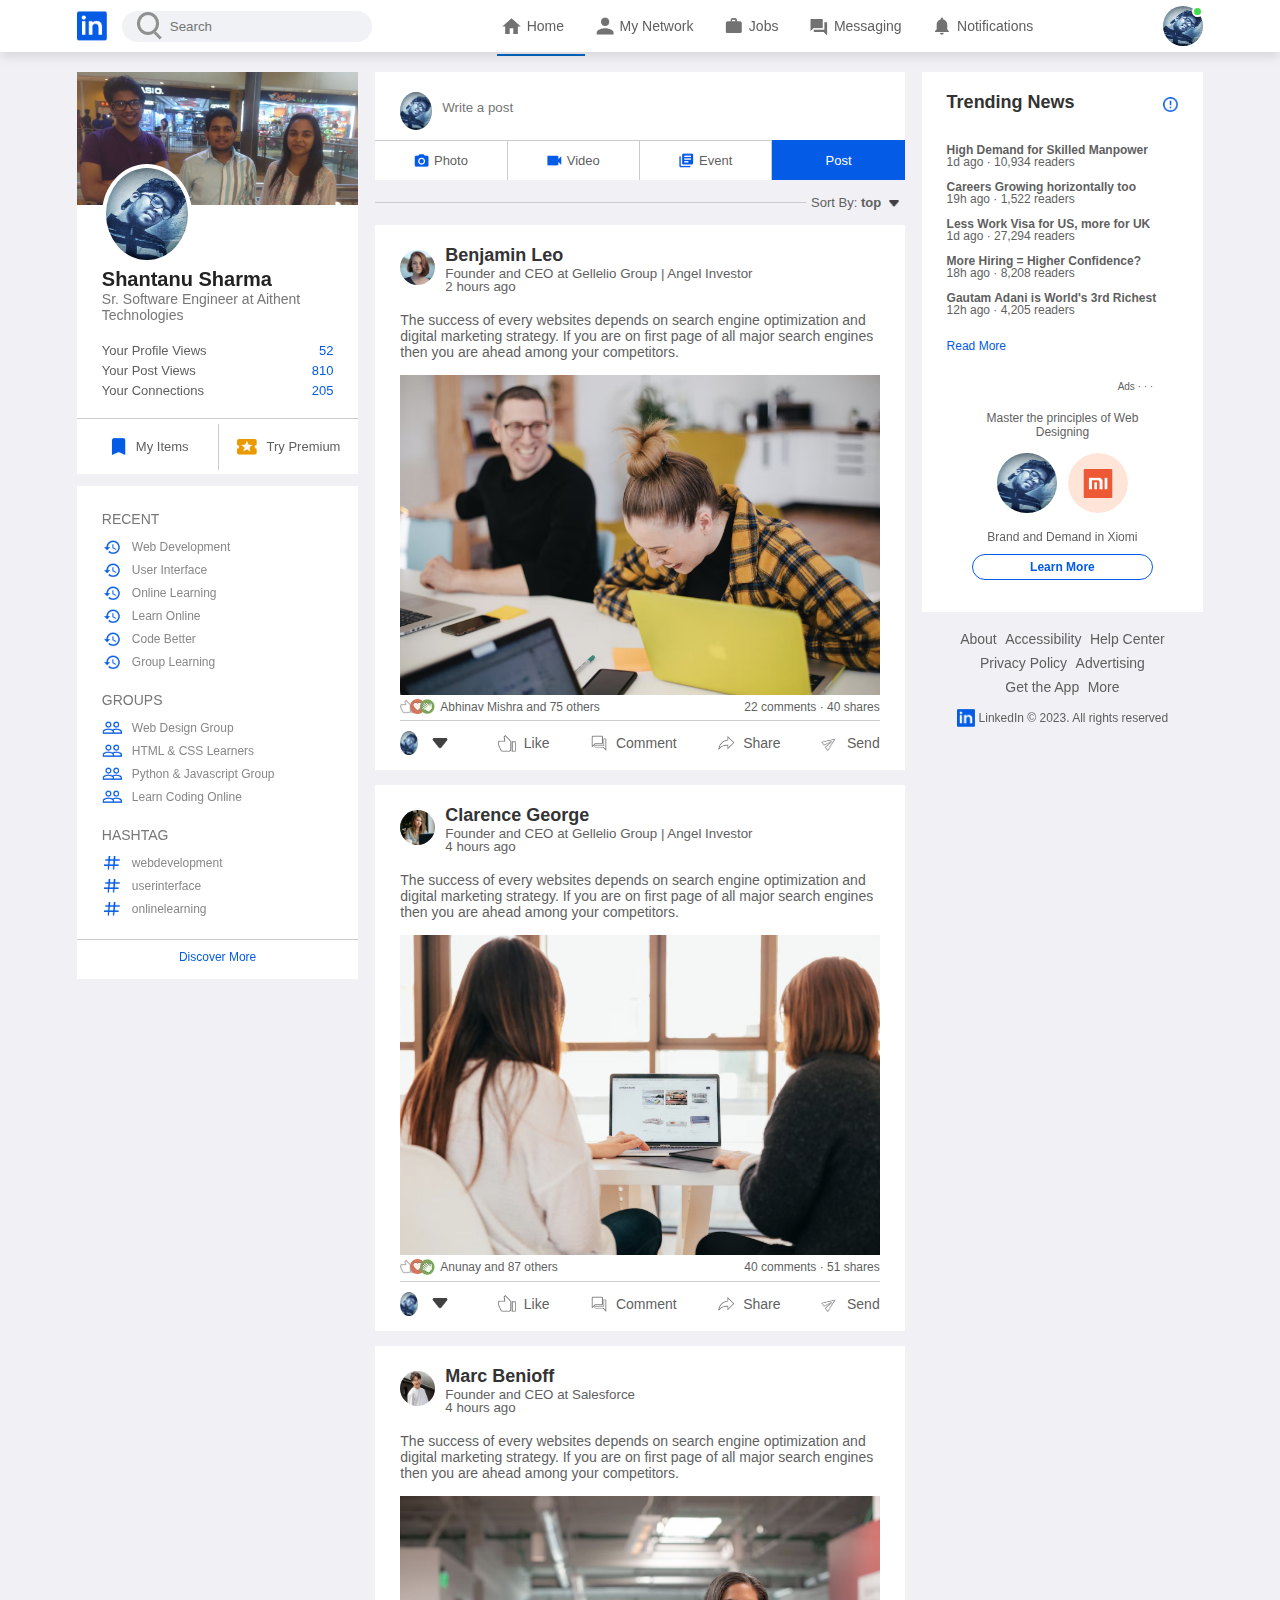
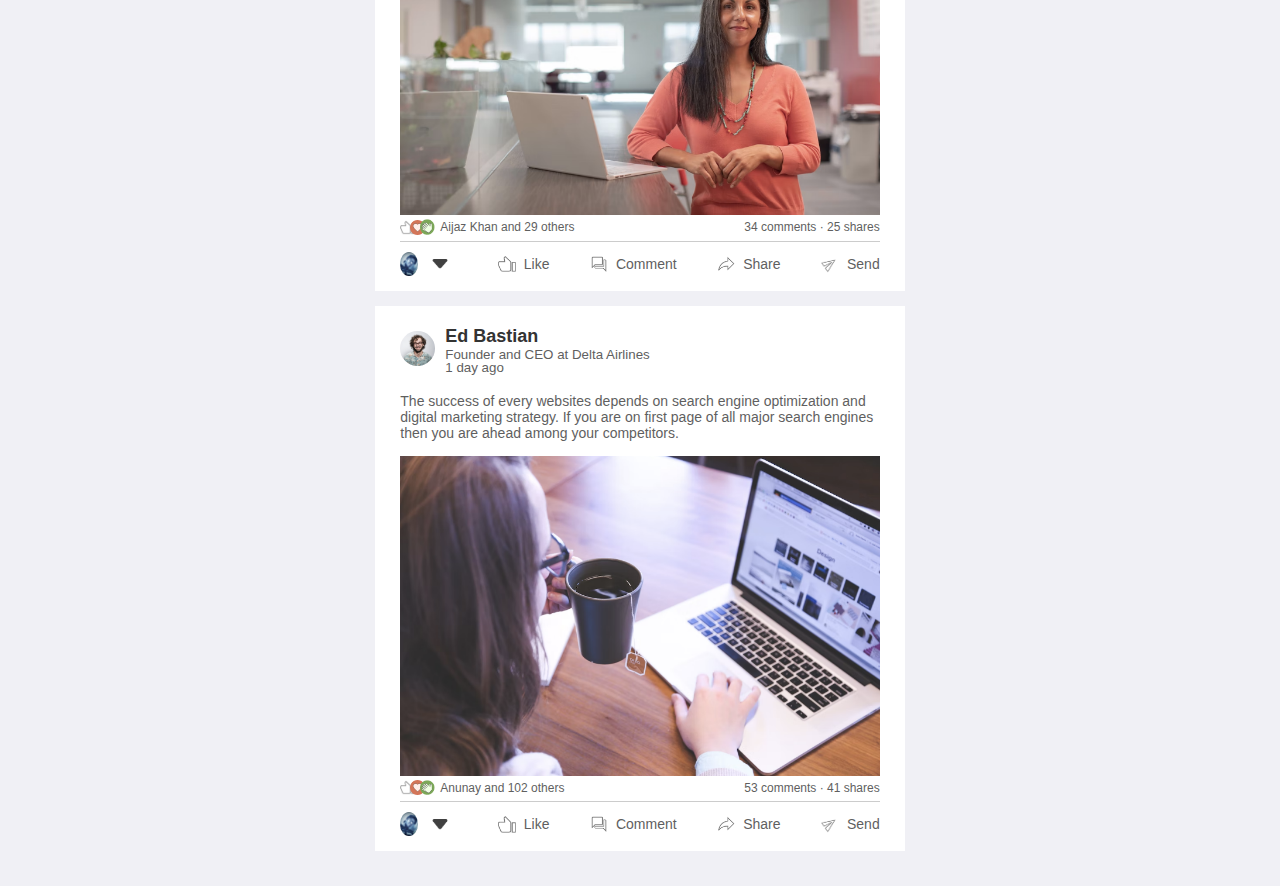
<file: index.html>
<!DOCTYPE html>
<html lang="en">

<head>
    <meta charset="UTF-8">
    <meta name="viewport" content="width=device-width, initial-scale=1.0">
    <title>LinkedIn | Home</title>
    <link rel="stylesheet" href="css/style.css">
    <link rel="shourcut icon" href="linkedin.ico" type="image/x-icon">
</head>

<body>
    <nav class="navbar">
        <div class="navbar-left">
            <a href="index.html" class="logo">
                <img src="img/logo.png" alt="">
            </a>
            <div class="search-box">
                <img src="img/search.png" alt="search-icon">
                <input type="text" placeholder="Search">
            </div>
        </div>
        <div class="navbar-center">
            <ul>
                <li><a href="#" class="active-link"><img src="img/home.png" alt="Home"><span>Home</span></a></li>
                <li><a href="#"><img src="img/network.png" alt="My Network"><span>My Network</span></a></li>
                <li><a href="#"><img src="img/jobs.png" alt="Jobs"><span>Jobs</span></a></li>
                <li><a href="#"><img src="img/message.png" alt="Messaging"><span>Messaging</span></a></li>
                <li><a href="#"><img src="img/notification.png" alt="Notification"><span>Notifications</span></a></li>
            </ul>
        </div>
        <div class="navbar-right">
            <div class="online">
                <img src="img/user-1.png" alt="" class="nav-profile-img" onclick="toggleMenu();">
            </div>
        </div>
        <div class="profile-menu-wrap" id="profile-menu">
            <div class="profile-menu">
                <div class="user-info">
                    <img src="img/user-1.png" alt="">
                    <div>
                        <h3>Shantanu Sharma</h3>
                        <a href="profile.html">See your profile</a>
                    </div>
                </div>
                <hr>
                <a href="#" class="profile-menu-link">
                    <img src="img/feedback.png" alt="">
                    <p>Give Feedback</p>
                    <span>></span>
                </a>
                <a href="#" class="profile-menu-link">
                    <img src="img/setting.png" alt="">
                    <p>Settings & Privacy</p>
                    <span>></span>
                </a>
                <a href="#" class="profile-menu-link">
                    <img src="img/help.png" alt="">
                    <p>Help & Support</p>
                    <span>></span>
                </a>
                <a href="#" class="profile-menu-link">
                    <img src="img/display.png" alt="">
                    <p>Display & Accessibility</p>
                    <span>></span>
                </a>
                <a href="#" class="profile-menu-link">
                    <img src="img/logout.png" alt="">
                    <p>Logout</p>
                    <span>></span>
                </a>
            </div>
        </div>
    </nav>
    <div class="container">
        <div class="left-sidebar">
            <div class="sidebar-profile-box">
                <img src="img/cover-pic.png" alt="Cover Pic" width="100%">
                <div class="sidebar-profile-info">
                    <img src="img/user-1.png" alt="">
                    <h1>Shantanu Sharma</h1>
                    <h3>Sr. Software Engineer at Aithent Technologies</h3>
                    <ul>
                        <li>Your Profile Views<span>52</span></li>
                        <li>Your Post Views<span>810</span></li>
                        <li>Your Connections<span>205</span></li>
                    </ul>
                </div>
                <div class="sidebar-profile-link">
                    <a href="#"><img src="img/items.png" alt="">My Items</a>
                    <a href="#"><img src="img/premium.png" alt="">Try Premium</a>
                </div>
            </div>
            <div class="sidebar-activity" id="sidebarActivity">
                <h3>RECENT</h3>
                <a href="#"><img src="img/recent.png" alt=""> Web Development</a>
                <a href="#"><img src="img/recent.png" alt=""> User Interface</a>
                <a href="#"><img src="img/recent.png" alt=""> Online Learning</a>
                <a href="#"><img src="img/recent.png" alt=""> Learn Online</a>
                <a href="#"><img src="img/recent.png" alt=""> Code Better</a>
                <a href="#"><img src="img/recent.png" alt=""> Group Learning</a>
                <h3>GROUPS</h3>
                <a href="#"><img src="img/group.png" alt=""> Web Design Group</a>
                <a href="#"><img src="img/group.png" alt=""> HTML & CSS Learners</a>
                <a href="#"><img src="img/group.png" alt=""> Python & Javascript Group</a>
                <a href="#"><img src="img/group.png" alt=""> Learn Coding Online</a>
                <h3>HASHTAG</h3>
                <a href="#"><img src="img/hashtag.png" alt=""> webdevelopment</a>
                <a href="#"><img src="img/hashtag.png" alt=""> userinterface</a>
                <a href="#"><img src="img/hashtag.png" alt=""> onlinelearning</a>
                <div class="discover-more-link">
                    <a href="#">Discover More</a>
                </div>
            </div>
            <p id="show-more-link" onclick="toggleActivity();">Show More <b>+</b></p>
        </div>
        <div class="main-content">
            <div class="create-post">
                <div class="create-post-input">
                    <img src="img/user-1.png" alt="">
                    <textarea name="" id="" rows="2" placeholder="Write a post"></textarea>
                </div>
                <div class="create-post-links">
                    <li><img src="img/photo.png" alt="">Photo</li>
                    <li><img src="img/video.png" alt="">Video</li>
                    <li><img src="img/event.png" alt="">Event</li>
                    <li>Post</li>
                </div>
            </div>
            <div class="sort-by">
                <hr>
                <p>Sort By: <span>top <img src="img/down-arrow.png" alt=""></span></p>
            </div>
            <div class="post">
                <div class="post-author">
                    <img src="img/user-3.png" alt="">
                    <div>
                        <h1>Benjamin Leo</h1>
                        <small>Founder and CEO at Gellelio Group | Angel Investor</small>
                        <small>2 hours ago</small>
                    </div>
                </div>
                <p>The success of every websites depends on search engine optimization and digital marketing strategy.
                    If you are on first page of all major search engines then you are ahead among your competitors.</p>
                <img src="img/post-image-1.png" alt="" width="100%">

                <div class="post-stats">
                    <div>
                        <img src="img/thumbsup.png" alt="">
                        <img src="img/love.png" alt="">
                        <img src="img/clap.png" alt="">
                        <span class="liked-users">Abhinav Mishra and 75 others</span>
                    </div>
                    <div>
                        <span>22 comments &middot; 40 shares</span>
                    </div>
                </div>
                <div class="post-activity">
                    <div class="post-activity-link">
                        <img src="img/user-1.png" alt="" class="post-activity-user-icon">
                        <img src="img/down-arrow.png" alt="" class="post-activity-arrow-icon">
                    </div>
                    <div class="post-activity-link">
                        <img src="img/like.png" alt="">
                        <span>Like</span>
                    </div>
                    <div class="post-activity-link">
                        <img src="img/comment.png" alt="">
                        <span>Comment</span>
                    </div>
                    <div class="post-activity-link">
                        <img src="img/share.png" alt="">
                        <span>Share</span>
                    </div>
                    <div class="post-activity-link">
                        <img src="img/send.png" alt="">
                        <span>Send</span>
                    </div>
                </div>
            </div>
            <div class="post">
                <div class="post-author">
                    <img src="img/user-4.png" alt="">
                    <div>
                        <h1>Clarence George</h1>
                        <small>Founder and CEO at Gellelio Group | Angel Investor</small>
                        <small>4 hours ago</small>
                    </div>
                </div>
                <p>The success of every websites depends on search engine optimization and digital marketing strategy.
                    If you are on first page of all major search engines then you are ahead among your competitors.</p>
                <img src="img/post-image-2.png" alt="" width="100%">

                <div class="post-stats">
                    <div>
                        <img src="img/thumbsup.png" alt="">
                        <img src="img/love.png" alt="">
                        <img src="img/clap.png" alt="">
                        <span class="liked-users">Anunay and 87 others</span>
                    </div>
                    <div>
                        <span>40 comments &middot; 51 shares</span>
                    </div>
                </div>
                <div class="post-activity">
                    <div class="post-activity-link">
                        <img src="img/user-1.png" alt="" class="post-activity-user-icon">
                        <img src="img/down-arrow.png" alt="" class="post-activity-arrow-icon">
                    </div>
                    <div class="post-activity-link">
                        <img src="img/like.png" alt="">
                        <span>Like</span>
                    </div>
                    <div class="post-activity-link">
                        <img src="img/comment.png" alt="">
                        <span>Comment</span>
                    </div>
                    <div class="post-activity-link">
                        <img src="img/share.png" alt="">
                        <span>Share</span>
                    </div>
                    <div class="post-activity-link">
                        <img src="img/send.png" alt="">
                        <span>Send</span>
                    </div>
                </div>
            </div>
            <div class="post">
                <div class="post-author">
                    <img src="img/user-5.png" alt="">
                    <div>
                        <h1>Marc Benioff</h1>
                        <small>Founder and CEO at Salesforce</small>
                        <small>4 hours ago</small>
                    </div>
                </div>
                <p>The success of every websites depends on search engine optimization and digital marketing strategy.
                    If you are on first page of all major search engines then you are ahead among your competitors.</p>
                <img src="img/post-image-3.png" alt="" width="100%">

                <div class="post-stats">
                    <div>
                        <img src="img/thumbsup.png" alt="">
                        <img src="img/love.png" alt="">
                        <img src="img/clap.png" alt="">
                        <span class="liked-users">Aijaz Khan and 29 others</span>
                    </div>
                    <div>
                        <span>34 comments &middot; 25 shares</span>
                    </div>
                </div>
                <div class="post-activity">
                    <div class="post-activity-link">
                        <img src="img/user-1.png" alt="" class="post-activity-user-icon">
                        <img src="img/down-arrow.png" alt="" class="post-activity-arrow-icon">
                    </div>
                    <div class="post-activity-link">
                        <img src="img/like.png" alt="">
                        <span>Like</span>
                    </div>
                    <div class="post-activity-link">
                        <img src="img/comment.png" alt="">
                        <span>Comment</span>
                    </div>
                    <div class="post-activity-link">
                        <img src="img/share.png" alt="">
                        <span>Share</span>
                    </div>
                    <div class="post-activity-link">
                        <img src="img/send.png" alt="">
                        <span>Send</span>
                    </div>
                </div>
            </div>
            <div class="post">
                <div class="post-author">
                    <img src="img/user-2.png" alt="">
                    <div>
                        <h1>Ed Bastian</h1>
                        <small>Founder and CEO at Delta Airlines</small>
                        <small>1 day ago</small>
                    </div>
                </div>
                <p>The success of every websites depends on search engine optimization and digital marketing strategy.
                    If you are on first page of all major search engines then you are ahead among your competitors.</p>
                <img src="img/post-image-4.png" alt="" width="100%">

                <div class="post-stats">
                    <div>
                        <img src="img/thumbsup.png" alt="">
                        <img src="img/love.png" alt="">
                        <img src="img/clap.png" alt="">
                        <span class="liked-users">Anunay and 102 others</span>
                    </div>
                    <div>
                        <span>53 comments &middot; 41 shares</span>
                    </div>
                </div>
                <div class="post-activity">
                    <div class="post-activity-link">
                        <img src="img/user-1.png" alt="" class="post-activity-user-icon">
                        <img src="img/down-arrow.png" alt="" class="post-activity-arrow-icon">
                    </div>
                    <div class="post-activity-link">
                        <img src="img/like.png" alt="">
                        <span>Like</span>
                    </div>
                    <div class="post-activity-link">
                        <img src="img/comment.png" alt="">
                        <span>Comment</span>
                    </div>
                    <div class="post-activity-link">
                        <img src="img/share.png" alt="">
                        <span>Share</span>
                    </div>
                    <div class="post-activity-link">
                        <img src="img/send.png" alt="">
                        <span>Send</span>
                    </div>
                </div>
            </div>
        </div>
        <div class="right-sidebar">
            <div class="sidebar-news">
                <img src="img/more.png" alt="" class="info-icon">
                <h3>Trending News</h3>
                <a href="#">High Demand for Skilled Manpower</a>
                <span>1d ago &middot; 10,934 readers</span>

                <a href="#">Careers Growing horizontally too</a>
                <span>19h ago &middot; 1,522 readers</span>

                <a href="#">Less Work Visa for US, more for UK</a>
                <span>1d ago &middot; 27,294 readers</span>

                <a href="#">More Hiring = Higher Confidence?</a>
                <span>18h ago &middot; 8,208 readers</span>

                <a href="#">Gautam Adani is World's 3rd Richest</a>
                <span>12h ago &middot; 4,205 readers</span><br><br>

                <a href="#" class="read-more-link">Read More</a>

                <div class="sidebar-ad">
                    <small>Ads &middot; &middot; &middot;</small>
                    <p>Master the principles of Web Designing</p>
                    <div>
                        <img src="img/user-1.png" alt="">
                        <img src="img/mi-logo.png" alt="">
                    </div>
                    <b>Brand and Demand in Xiomi</b>
                    <a href="#" class="ad-link">Learn More</a>
                </div>
            </div>
            <div class="sidebar-useful-links">
                <a href="#">About</a>
                <a href="#">Accessibility</a>
                <a href="#">Help Center</a>
                <a href="#">Privacy Policy</a>
                <a href="#">Advertising</a>
                <a href="#">Get the App</a>
                <a href="#">More</a>
                <div class="copyright-msg">
                    <img src="img/logo.png" alt="">
                    <p>LinkedIn &copy; 2023. All rights reserved</p>
                </div>
            </div>
        </div>
    </div>
    <script>
        let profileMenu=document.getElementById("profile-menu");
        let sidebarActivity=document.getElementById("sidebarActivity");
        let moreLink=document.getElementById("show-more-link");
        function toggleMenu(){
            profileMenu.classList.toggle("open-menu")
        }
        function toggleActivity(){
            sidebarActivity.classList.toggle("open-activity")

            if(sidebarActivity.classList.contains("open-activity")){
                moreLink.innerHTML="Show Less <b>-</b>"
            }
            else{
                moreLink.innerHTML="Show More <b>+</b>"
            }
        }

    </script>
</body>
</html>
</file>
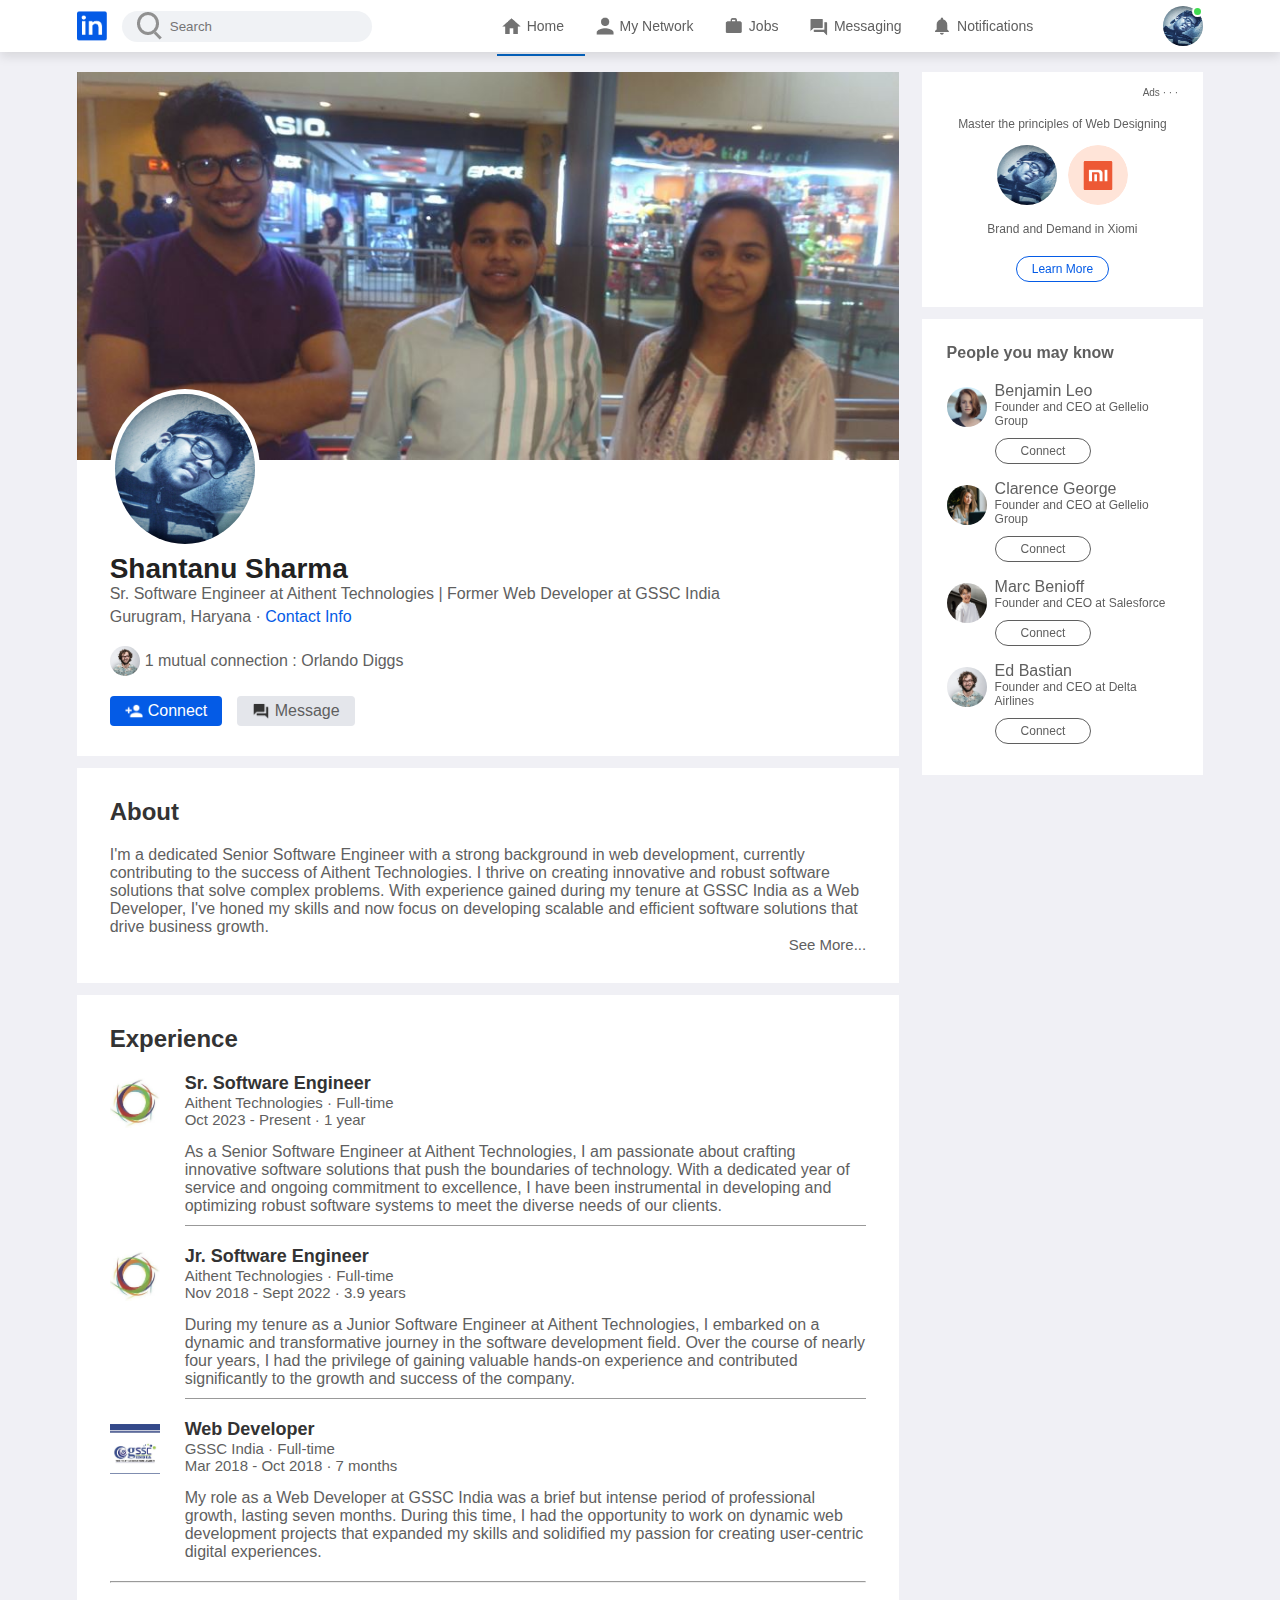
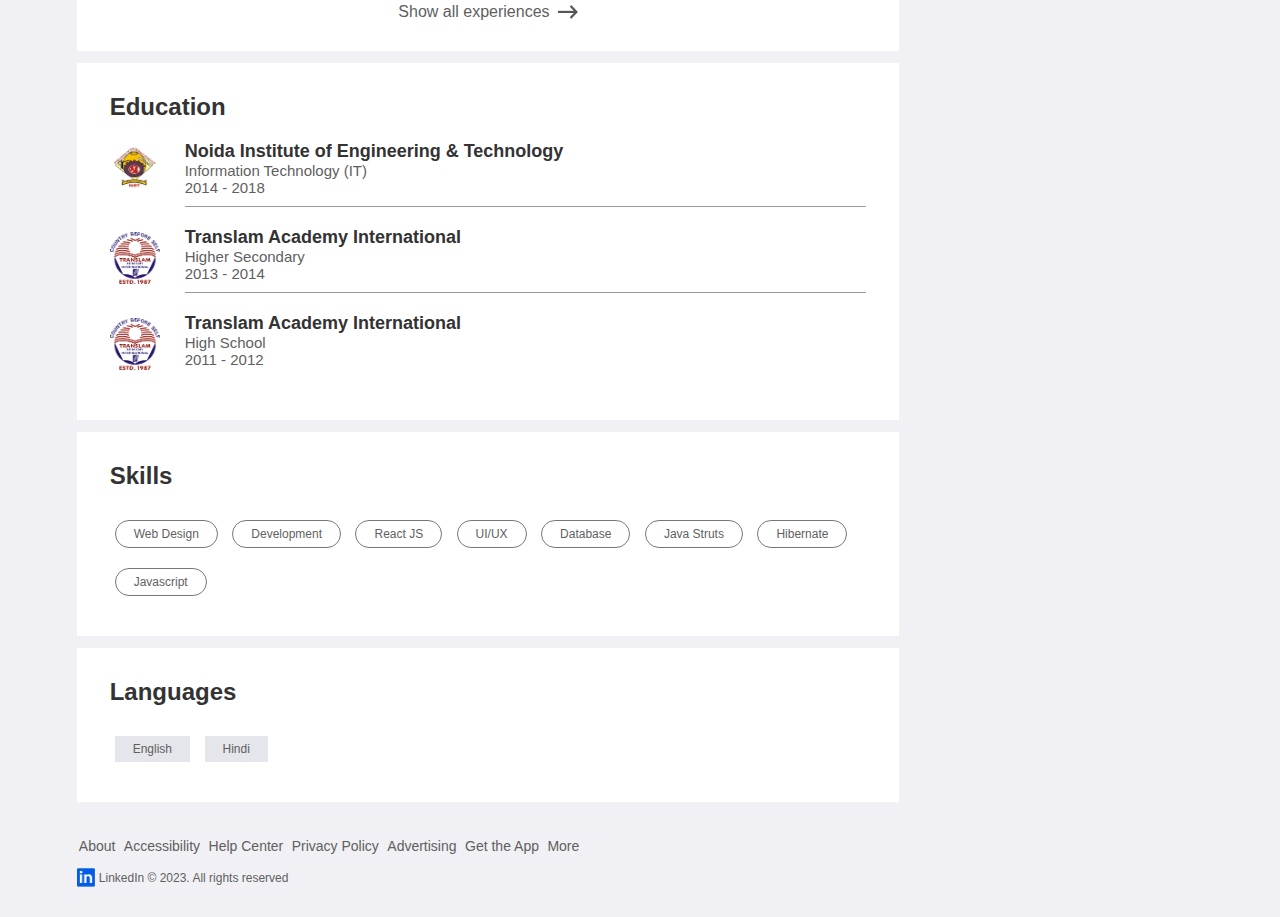
<file: profile.html>
<!DOCTYPE html>
<html lang="en">

<head>
    <meta charset="UTF-8">
    <meta name="viewport" content="width=device-width, initial-scale=1.0">
    <title>LinkedIn | Profile</title>
    <link rel="stylesheet" href="css/style.css">
    <link rel="shourcut icon" href="linkedin.ico" type="image/x-icon">
</head>

<body>
    <nav class="navbar">
        <div class="navbar-left">
            <a href="index.html" class="logo">
                <img src="img/logo.png" alt="">
            </a>
            <div class="search-box">
                <img src="img/search.png" alt="search-icon">
                <input type="text" placeholder="Search">
            </div>
        </div>
        <div class="navbar-center">
            <ul>
                <li><a href="#" class="active-link"><img src="img/home.png" alt="Home"><span>Home</span></a></li>
                <li><a href="#"><img src="img/network.png" alt="My Network"><span>My Network</span></a></li>
                <li><a href="#"><img src="img/jobs.png" alt="Jobs"><span>Jobs</span></a></li>
                <li><a href="#"><img src="img/message.png" alt="Messaging"><span>Messaging</span></a></li>
                <li><a href="#"><img src="img/notification.png" alt="Notification"><span>Notifications</span></a></li>
            </ul>
        </div>
        <div class="navbar-right">
            <div class="online">
                <img src="img/user-1.png" alt="" class="nav-profile-img" onclick="toggleMenu();">
            </div>
        </div>
        <div class="profile-menu-wrap" id="profile-menu">
            <div class="profile-menu">
                <div class="user-info">
                    <img src="img/user-1.png" alt="">
                    <div>
                        <h3>Shantanu Sharma</h3>
                        <a href="profile.html">See your profile</a>
                    </div>
                </div>
                <hr>
                <a href="#" class="profile-menu-link">
                    <img src="img/feedback.png" alt="">
                    <p>Give Feedback</p>
                    <span>></span>
                </a>
                <a href="#" class="profile-menu-link">
                    <img src="img/setting.png" alt="">
                    <p>Settings & Privacy</p>
                    <span>></span>
                </a>
                <a href="#" class="profile-menu-link">
                    <img src="img/help.png" alt="">
                    <p>Help & Support</p>
                    <span>></span>
                </a>
                <a href="#" class="profile-menu-link">
                    <img src="img/display.png" alt="">
                    <p>Display & Accessibility</p>
                    <span>></span>
                </a>
                <a href="#" class="profile-menu-link">
                    <img src="img/logout.png" alt="">
                    <p>Logout</p>
                    <span>></span>
                </a>
            </div>
        </div>
    </nav>

    <div class="container">
        <div class="profile-main">
            <div class="profile-container">
                <img src="img/cover-pic.png" alt="" width="100%">
                <div class="profile-container-inner">
                    <img src="img/user-1.png" alt="" class="profile-pic">
                    <h1>Shantanu Sharma</h1>
                    <b>Sr. Software Engineer at Aithent Technologies | Former Web Developer at GSSC India</b>
                    <p>Gurugram, Haryana &middot; <a href="#">Contact Info</a></p>
                    <div class="mutual-connection">
                        <img src="img/user-2.png" alt="">
                        <span>1 mutual connection : Orlando Diggs</span>
                    </div>
                    <div class="profile-btn">
                        <a href="#"><img src="img/connect.png" alt="">Connect</a>
                        <a href="#"><img src="img/chat.png" alt="">Message</a>
                    </div>
                </div>
            </div>
            <div class="profile-description">
                <h2>About</h2>
                <p>I'm a dedicated Senior Software Engineer with a strong background in web development, currently contributing to the success of Aithent Technologies. I thrive on creating innovative and robust software solutions that solve complex problems. With experience gained during my tenure at GSSC India as a Web Developer, I've honed my skills and now focus on developing scalable and efficient software solutions that drive business growth.</p>
                <a href="#" class="see-more-link">See More...</a>
            </div>
            <div class="profile-description">
                <h2>Experience</h2>
                <div class="profile-desc-row">
                    <img src="img/aithent-logo.png" alt="">
                    <div>
                        <h3>Sr. Software Engineer</h3>
                        <b>Aithent Technologies &middot; Full-time</b>
                        <b>Oct 2023 - Present &middot; 1 year</b>
                        <p>As a Senior Software Engineer at Aithent Technologies, I am passionate about crafting innovative software solutions that push the boundaries of technology. With a dedicated year of service and ongoing commitment to excellence, I have been instrumental in developing and optimizing robust software systems to meet the diverse needs of our clients.</p>
                        <hr>
                    </div>
                </div>
                <div class="profile-desc-row">
                    <img src="img/aithent-logo.png" alt="">
                    <div>
                        <h3>Jr. Software Engineer</h3>
                        <b>Aithent Technologies &middot; Full-time</b>
                        <b>Nov 2018 - Sept 2022 &middot; 3.9 years</b>
                        <p>During my tenure as a Junior Software Engineer at Aithent Technologies, I embarked on a dynamic and transformative journey in the software development field. Over the course of nearly four years, I had the privilege of gaining valuable hands-on experience and contributed significantly to the growth and success of the company.</p>
                        <hr>
                    </div>
                </div>
                <div class="profile-desc-row">
                    <img src="img/gssc-logo.png" alt="">
                    <div>
                        <h3>Web Developer</h3>
                        <b>GSSC India &middot; Full-time</b>
                        <b>Mar 2018 - Oct 2018 &middot; 7 months</b>
                        <p>My role as a Web Developer at GSSC India was a brief but intense period of professional growth, lasting seven months. During this time, I had the opportunity to work on dynamic web development projects that expanded my skills and solidified my passion for creating user-centric digital experiences.</p>
                    </div>
                </div>
                <hr>
                <a href="#" class="experience-link">Show all experiences <img src="img/right-arrow.png" alt=""></a>
            </div>
            <div class="profile-description">
                <h2>Education</h2>
                <div class="profile-desc-row">
                    <img src="img/niet-logo.png" alt="">
                    <div>
                        <h3>Noida Institute of Engineering & Technology</h3>
                        <b>Information Technology (IT)</b>
                        <b>2014 - 2018</b>
                        <hr>
                    </div>
                </div>
                <div class="profile-desc-row">
                    <img src="img/translam-logo.png" alt="">
                    <div>
                        <h3>Translam Academy International</h3>
                        <b>Higher Secondary</b>
                        <b>2013 - 2014</b>
                        <hr>
                    </div>
                </div>
                <div class="profile-desc-row">
                    <img src="img/translam-logo.png" alt="">
                    <div>
                        <h3>Translam Academy International</h3>
                        <b>High School</b>
                        <b>2011 - 2012</b>
                    </div>
                </div>
            </div>
            <div class="profile-description">
                <h2>Skills</h2>
                <a href="#" class="skills-btn">Web Design</a>
                <a href="#" class="skills-btn">Development</a>
                <a href="#" class="skills-btn">React JS</a>
                <a href="#" class="skills-btn">UI/UX</a>
                <a href="#" class="skills-btn">Database</a>
                <a href="#" class="skills-btn">Java Struts</a>
                <a href="#" class="skills-btn">Hibernate</a>
                <a href="#" class="skills-btn">Javascript</a>
            </div>
            <div class="profile-description">
                <h2>Languages</h2>
                <a href="#" class="languages-btn">English</a>
                <a href="#" class="languages-btn">Hindi</a>
            </div>

        </div>
        <div class="profile-sidebar">
            <div class="sidebar-ad">
                <small>Ads &middot; &middot; &middot;</small>
                <p>Master the principles of Web Designing</p>
                <div>
                    <img src="img/user-1.png" alt="">
                    <img src="img/mi-logo.png" alt="">
                </div>
                <b>Brand and Demand in Xiomi</b>
                <a href="#" class="ad-link">Learn More</a>
            </div>
            <div class="sidebar-people">
                <h3>People you may know</h3>
                <div class="sidebar-people-row">
                    <img src="img/user-3.png" alt="">
                    <div>
                        <h2>Benjamin Leo</h2>
                        <p>Founder and CEO at Gellelio Group</p>
                        <a href="#">Connect</a>
                    </div>
                </div>
                <div class="sidebar-people-row">
                    <img src="img/user-4.png" alt="">
                    <div>
                        <h2>Clarence George</h2>
                        <p>Founder and CEO at Gellelio Group</p>
                        <a href="#">Connect</a>
                    </div>
                </div>
                <div class="sidebar-people-row">
                    <img src="img/user-5.png" alt="">
                    <div>
                        <h2>Marc Benioff</h2>
                        <p>Founder and CEO at Salesforce</p>
                        <a href="#">Connect</a>
                    </div>
                </div>
                <div class="sidebar-people-row">
                    <img src="img/user-2.png" alt="">
                    <div>
                        <h2>Ed Bastian</h2>
                        <p>Founder and CEO at Delta Airlines</p>
                        <a href="#">Connect</a>
                    </div>
                </div>
            </div>
        </div>
    </div>
    <div class="profile-footer">
        <div class="sidebar-useful-links">
            <a href="#">About</a>
            <a href="#">Accessibility</a>
            <a href="#">Help Center</a>
            <a href="#">Privacy Policy</a>
            <a href="#">Advertising</a>
            <a href="#">Get the App</a>
            <a href="#">More</a>
            <div class="copyright-msg">
                <img src="img/logo.png" alt="">
                <p>LinkedIn &copy; 2023. All rights reserved</p>
            </div>
        </div>
    </div>

    <script>
        let profileMenu = document.getElementById("profile-menu");
        function toggleMenu() {
            profileMenu.classList.toggle("open-menu")
        }
    </script>
</body>

</html>
</file>
<file: css/style.css>
/* CSS Resets */
*{
    margin: 0;
    padding: 0;
    font-family: 'Poppins', sans-serif;
    box-sizing: border-box;
}
body{
    background-color: #f0f0f5;
    color: #5f5f5f;
}
a{
    text-decoration: none;
    color: #5f5f5f;
}

.navbar{
    display: flex;
    align-items: center;
    justify-content: space-between;
    background-color: #fff;
    padding: 6px 6%;
    position: sticky;
    top: 0;
    z-index: 100;
    box-shadow: 0 5px 10px rgba(0, 0, 0, 0.1);
}
.navbar-left{
    display: flex;
    align-items: center;
}
.logo img{
    width: 30px;
    margin-right: 15px;
    display: block;
}

.search-box{
    background: #f0f2f5;
    width: 250px;
    border-radius: 20px;
    display: flex;
    align-items: center;
    padding: 0 15px;
}
/* .search-box img{
    width: 14px;
} */
.search-box input[type='text']{
    width: 100%;
    padding: 8px;
    outline: none;
    border: 0;
    background: transparent;
}

.navbar-center ul li{
    display: inline-block;
    list-style: none;
    position: relative;
}

.navbar-center ul li a{
    display: flex;
    align-items: center;
    font-size: 14px;
    margin: 5px 8px;
    padding-right: 5px;
}
.navbar-center ul li a::after{
    content: '';
    width:0;
    height: 2px;
    background: #045eb6;
    position: absolute;
    bottom: -10px;
    transition: width 0.3s;
}
.navbar-center ul li a:hover::after{
    width:100%;
}
.navbar-center ul li a.active-link::after{
    width:100%;
}

.navbar-center ul li a img{
    width: 30px;
}
.nav-profile-img{
    width: 40px;
    height: 40px;
    border-radius: 50%;
    cursor: pointer;
    position: relative;
    display: block;
}
.online{
    position: relative;
}
.online::after{
    content: "";
    width: 7px;
    height: 7px;
    border: 2px solid #fff;
    border-radius: 50%;
    right: 0;
    top: 0;
    background-color: #41db51;
    position: absolute;
}

.container{
    padding: 20px 6%;
    display: flex;
    flex-wrap: wrap;
    justify-content: space-between;
}

.left-sidebar{
    /* width for left sidebar */
    flex-basis: 25% ;
    align-self: flex-start;
    position: sticky;
    top: 70px;
}
.sidebar-profile-box{
    background-color: #fff;
}
.sidebar-profile-info{
    padding: 0 25px;
}
.sidebar-profile-info img{
    width: 90px;
    height: 100px;
    border-radius: 50%;
    background-color: #fff;
    padding: 4px;
    margin-top: -45px;
}
.sidebar-profile-info h1{
    font-size: 20px;
    font-weight: 600;
    color: #222;
}

.sidebar-profile-info h3{
    font-size: 14px;
    font-weight: 500;
    color: #777;
}

.sidebar-profile-info ul{
    list-style: none;
    margin: 20px 0;
}

.sidebar-profile-info ul li{
    width: 100%;
    margin: 5px 0;
    font-size: 13px;
}
.sidebar-profile-info ul li span{
    color: #045be6;
    float: right;
}

.sidebar-profile-link{
    display: flex;
    align-items: center;
    border-top: 1px solid #ccc;
}
.sidebar-profile-link a{
    flex-basis: 50%;
    display: flex;
    align-items: center;
    justify-content: center;
    padding: 15px 0;
    font-size: 13px;
    border-left: 1px solid #ccc;
}
.sidebar-profile-link a:first-child{
    border-left: 0;
}
.sidebar-profile-link a img{
    width: 20px;
    margin-right: 10px;
}

.sidebar-activity{
    background-color: #fff;
    padding: 5px 25px;
    margin: 12px 0;
}
.sidebar-activity h3{
    color: #777;
    font-size: 14px;
    font-weight: 500;
    margin: 20px 0 10px;
}
.sidebar-activity a{
    display: flex;
    align-items: center;
    font-size: 12px;
    font-weight: 500;
    color: #888;
    margin: 3px 0;
}
.sidebar-activity a img{
    width: 20px;
    margin-right: 10px;
}

.discover-more-link{
    border-top: 1px solid #ccc;
    text-align: center;
    margin-top: 20px;
    /* as we have 25px padding from left and right, then to break the padding and come in full width, we have to do this */
        margin-left: -25px;
        margin-right: -25px;
}

.discover-more-link a{
    color: #045be6;
    display: inline-block;
    margin: 10px 0;
}

.right-sidebar{
    /* width for left sidebar */
    flex-basis: 25% ;
    align-self: flex-start;
    position: sticky;
    top: 70px;
}

.sidebar-news{
    background: #fff;
    padding: 10px 25px;
}

.info-icon{
    width: 15px;
    float: right;
    margin-top: 15px;
}


.sidebar-news h3{
    font-size: 18px;
    font-weight: 600;
    color:#333;
    margin: 10px 0 30px;
}

.sidebar-news a{
    display: block;
    font-size: 12px;
    font-weight: 600;
    margin-top: 10px;
    /* negative margin pulls the next element closer */
    margin-bottom: -5px;
}

.sidebar-news span{
    font-size: 12px;

}

.sidebar-news .read-more-link{
    color: #045be6;
    font-weight: 500;
    margin: 20px 0 10px;
    display: inline;
}

.sidebar-ad{
    background-color: #fff;
    padding: 15px 25px;
    text-align: center;
    margin: 12px 0;
    font-size: 12px;
}

.sidebar-ad small{
    float: right;
    font-weight: 500;
}

.sidebar-ad p{
    margin-top: 30px;
    margin-bottom: 10px;
}

.sidebar-ad img{
    width: 60px;
    height: 60px;
    border-radius: 50%;
    margin: 4px;
}

.sidebar-ad b{
    display: block;
    font-weight: 500;
    margin-top: 10px;
}

.ad-link{
    display: inline-block;
    border: 1px solid #045be6;
    border-radius: 30px;
    padding: 5px 15px;
    color: #045be6;
    font-weight: 500;
    margin: 20px auto 10px  ;
}

.sidebar-useful-links{
    padding: 15px 25px;
    text-align: center;
}

.sidebar-useful-links a{
    display: inline-block;
    font-size: 14px;
    margin: 4px 2px;
}

.copyright-msg{
    display: flex;
    align-items: center;
    justify-content: center;
    font-size: 12px;
    margin-top: 10px;
    font-weight: 500;
}

.copyright-msg img{
    width: 18px;
    margin-right: 4px;
}

.main-content{
    /* width for left sidebar */
    flex-basis: 47% ;
}

.create-post{
    background-color: #fff;

}
.create-post-input{
    padding: 20px 25px 10px;
    display: flex;
    align-items: flex-start;
}

.create-post-input img{
    width: 35px;
    height: 38px;
    border-radius: 50%;
    margin-right: 10px;
}
.create-post-input textarea{
    width: 100%;
    border:0;
    outline: 0;
    resize: none;
    background: transparent;
    margin-top: 8px;
}

::placeholder{
    font-weight: 500;
}

.create-post-links{
    display: flex;
    align-items: flex-start;    
}

.create-post-links li{
    list-style: none;
    border-top: 1px solid #ccc;
    border-right: 1px solid #ccc;
    flex-basis: 25%;
    height:40px;
    font-size: 13px;
    display: flex;
    align-items: center;
    justify-content: center;
    cursor: pointer;
}


.create-post-links li img{
    width: 15px;
    margin-right: 5px;
}

.create-post-links li:last-child{
    border-top: 0;
    border-right: 0;
    color: #fff;
    background-color: #045be6;
}

.sort-by{
    display: flex;
    align-items: center;
    margin: 10px 0;

}

.sort-by hr{
    flex: 1;
    border: 0;
    height: 1px;
    background-color: #ccc;
}
.sort-by p{
    font-size: 13px;
    padding: 5px;
}

.sort-by p span{
    font-weight: 600;
    cursor: pointer;
}

.sort-by p span img{
    width: 12px;
    margin-left: 3px;
}

.post{
    background-color: #fff;
    padding: 20px 25px 5px;
    margin: 5px 0 15px;
}

.post-author{
    display: flex;
    align-items: flex-start;
    margin-bottom: 20px;
}

.post-author img{
    width: 35px;
    border-radius: 50%;
    margin-right: 10px;
    margin-top: 5px;
}

.post-author h1{
    font-size: 18px;
    font-weight: 600;
    color:#333;
}
.post-author small{
    display: block;
    margin-bottom: -2px;
}

.post p{
    font-size: 14px;
    margin-bottom: 15px;
}

.post-stats{
    display: flex;
    flex-wrap: wrap;
    align-items: center;
    justify-content: space-between;
    font-size: 12px;
    border-bottom: 1px solid #ccc;
    padding-bottom: 6px;
}

.post-stats div{
    display: flex;
    align-items: center;
}

.post-stats img{
    width: 15px;
    margin-right: -5px;
}

.liked-users{
    margin-left: 10px;
}

.post-activity{
    display: flex;
    align-items: center;
    justify-content: space-between;
    padding: 10px 0;
    font-size: 14px;
    font-weight: 500;
}

.post-activity div{
    display: flex;
    align-items: center;
}

.post-activity-user-icon{
    width: 22px;
    border-radius: 50%;
}

.post-activity-arrow-icon{
    width: 12px;
    margin-left: 5px;
}

.post-activity-link{
    cursor: pointer;
}

.post-activity-link img{
    width: 18px;
    margin-right: 8px;
}


/* profile dropdown menu */

.profile-menu-wrap{
    position: absolute;
    top: 100%;
    right: 5%;
    width: 320px;
    max-height: 0;
    overflow: hidden;
    transition: all 0.5s;
}
.profile-menu-wrap.open-menu{
    max-height: 400px;
}

.profile-menu{
    background-color: #222;
    color: #fff;
    padding: 20px;
    margin: 10px;
}

.user-info{
    display: flex;
    align-items: center;
}

.user-info img{
    width: 50px;
    height: 55px;
    border-radius: 50%;
    margin-right: 15px;
}

.user-info h1{
    font-weight: 500;
    margin-bottom: -7px;
}

.user-info a{
    color: #c9dbf8;
    font-size: 13px;
}
.profile-menu hr{
    border: 0;
    height: 1px;
    width: 100%;
    background-color: #fff;
    margin: 15px 0 10px;
}

.profile-menu-link{
    display: flex;
    align-items: center;
    color: #fff;
    margin: 12px 0;
    font-size: 14px;
}

.profile-menu-link img{
    width: 35px;
    border-radius: 50%;
    margin-right: 15px;
}

.profile-menu-link p{
    width: 100%;
}


/* Profile.html styles */

.profile-main{
    flex-basis: 73%;
}

.profile-sidebar{
    flex-basis: 25%;
    align-self: flex-start;
    position: sticky;
    top: 70px;
}

.profile-container{
    background-color: #fff;
}

.profile-container-inner{
    padding: 0 4% 10px;
}

.profile-pic{
    width: 150px;
    height: 160px;
    border-radius: 50%;
    margin-top: -75px;
    padding: 5px;
    background-color: #fff;
}

.profile-container-inner h1{
    font-size: 28px;
    font-weight: 600;
    color: #222;
}

.profile-container-inner b{
    font-weight: 500;
}

.profile-container-inner p{
    margin-top: 5px;
}

.profile-container-inner p a{
    color: #045be6;
    font-weight: 500;
}

.mutual-connection{
    display: flex;
    align-items: center;
    margin: 20px 0;
}

.mutual-connection img{
    width: 30px;
    border-radius: 50%;
    margin-right: 5px;
}

.profile-btn{
    margin: 20px 0;
}
.profile-btn a{
    display: inline-flex;
    align-items: center;
    background-color: #e4e6eb;
    padding: 6px 15px;
    border-radius: 4px;
    margin-right: 10px;
}

.profile-btn a img{
    width: 18px;
    margin-right: 5px;
}

.profile-btn a:first-child{
    background-color: #045be6;
    color: #fff;
}

.profile-description{
    background-color: #fff;
    padding: 20px 4% 30px;
    margin: 12px 0;
}

.profile-description h2{
    color: #333;
    margin: 10px 0 20px;
    font-weight: 600;
}

.see-more-link{
    display: block;
    text-align: right;
    font-size: 15px;
}

.profile-desc-row{
    display: flex;
    align-items: flex-start;
    margin: 20px 0;
}

.profile-desc-row img{
    width: 50px;
    margin-right: 25px;
    margin-top: 5px;
}

.profile-desc-row div{
    width: 100%;
}

.profile-desc-row h3{
    font-size: 18px;
    font-weight: 600;
    color: #333;
}

.profile-desc-row b{
    display: block;
    font-weight: 500;
    font-size: 15px;
}

.profile-desc-row p{
    margin-top: 15px;
}

.profile-desc-row hr{
    border: 0;
    border-bottom: 1px solid #999;
    margin-top: 10px;

}

.experience-link{
    display: flex;
    align-items: center;
    justify-content: center;
    padding-top: 20px;
    font-weight: 500;
}

.experience-link img{
    width: 20px;
    margin-left: 8px;
}

.skills-btn{
    display: inline-block;
    margin: 10px 5px;
    padding: 6px 18px;
    border: 1px solid #777;
    border-radius: 30px;
    font-size: 12px;
    font-weight: 500;
}

.languages-btn{
    display: inline-block;
    margin: 10px 5px;
    padding: 6px 18px;
    background-color: #e4e6eb;
    font-size: 12px;
    font-weight: 500;
}

.profile-sidebar .sidebar-ad{
    margin: 0;
}

.sidebar-people{
    background-color: #fff;
    padding: 15px 25px;
    margin: 12px 0;
    font-size: 12px;
}

.sidebar-people h3{
    font-size: 16px;
    font-weight: 600;
    margin: 10px 0 20px;
}

.sidebar-people-row{
    display: flex;
    align-items: flex-start;
    margin: 6px 0;
}

.sidebar-people-row img{
    width: 40px;
    border-radius: 50%;
    margin-right: 8px;
    margin-top: 5px;
}

.sidebar-people-row h2{
    font-weight: 500;
    font-size: 16px;
}

.sidebar-people-row a{
    display: inline-block;
    margin: 10px 0;
    padding: 5px 25px;
    border: 1px solid #5f5f5f;
    border-radius: 30px;
    font-weight: 500;
}

.profile-footer{
    padding: 0 6% 30px;
}

.profile-footer .sidebar-useful-links{
    text-align: left;
    padding: 0;
}

.profile-footer .copyright-msg{
    justify-content: flex-start;
}

#show-more-link{
    display: none;
}



/* Media queries for Small Screen Devices */

@media only screen and (max-width:1012px){
    .navbar-center ul li a span{
        display: none;
    }
}


@media only screen and (max-width:900px){
    .search-box{
        width: auto;
        padding: 0;
        background: transparent;
    }
    .search-box input{
        width: 0;
        padding: 0;
    }
    .navbar-center ul li a{
        padding-right: 0;
        margin: 5px;
    }
    .nav-profile-img{
        width: 30px;
    }
    .container{
        padding: 15px 3%;
    }
    .left-sidebar, .right-sidebar{
        flex-basis: 100%;
        position: relative; /*As we earlier had sticky position*/
        top: unset; /*resets the top value*/
    }
    .main-content{
        flex-basis: 100%;
    }
    .post-stats div{
        margin: 2px 0;
    }
    .post-activity-link span{
        display: none;
    }
    .post-activity-link img{
        margin-right: 0;
    }
    .profile-main,.profile-sidebar{
        flex-basis: 100%;
    }
    .profile-container{
        font-size: 14px;
    }
    .profile-pic{
        width: 100px;
        height: 110px;
        margin-top: -50%;
    }
    .profile-description{
        font-size: 14px;
    }
    #show-more-link{
        display: block;
        width: fit-content;
        margin: 10px auto;
        font-size: 14px;
        cursor: pointer;
    }
    #show-more-link{
        display: block;
    }
    .sidebar-activity{
        display: none;
    }
    .sidebar-activity.open-activity{
        display: block;
    }
}

@media only screen and (max-width:552px){
    .navbar-center ul li a img{
        width: 26px;
    }
    .navbar-left{
        flex-basis: 20%;
    }
    .navbar-center{
        flex-basis: 60%;
    }
}


@media only screen and (max-width:600px){
    .profile-menu-wrap{
        width: 200px;
    }
    
    .profile-menu{
        padding: 10px;
        margin: 5px;
    }

    .user-info img{
        width: 30px;
        height: 35px;
        margin-right: 10px;
    }
    
    .user-info h1{
        font-weight: 500;
        margin-bottom: -7px;
    }

    .user-info h3{
        font-size: 15px;
    }
    
    .user-info a{
        font-size: 10px;
    }
    .profile-menu hr{
        margin: 10px 0 7px;
    }
    
    .profile-menu-link{
        margin: 6px 0;
        font-size: 12px;
    }
    
    .profile-menu-link img{
        width: 30px;
    }
        
}
</file>
